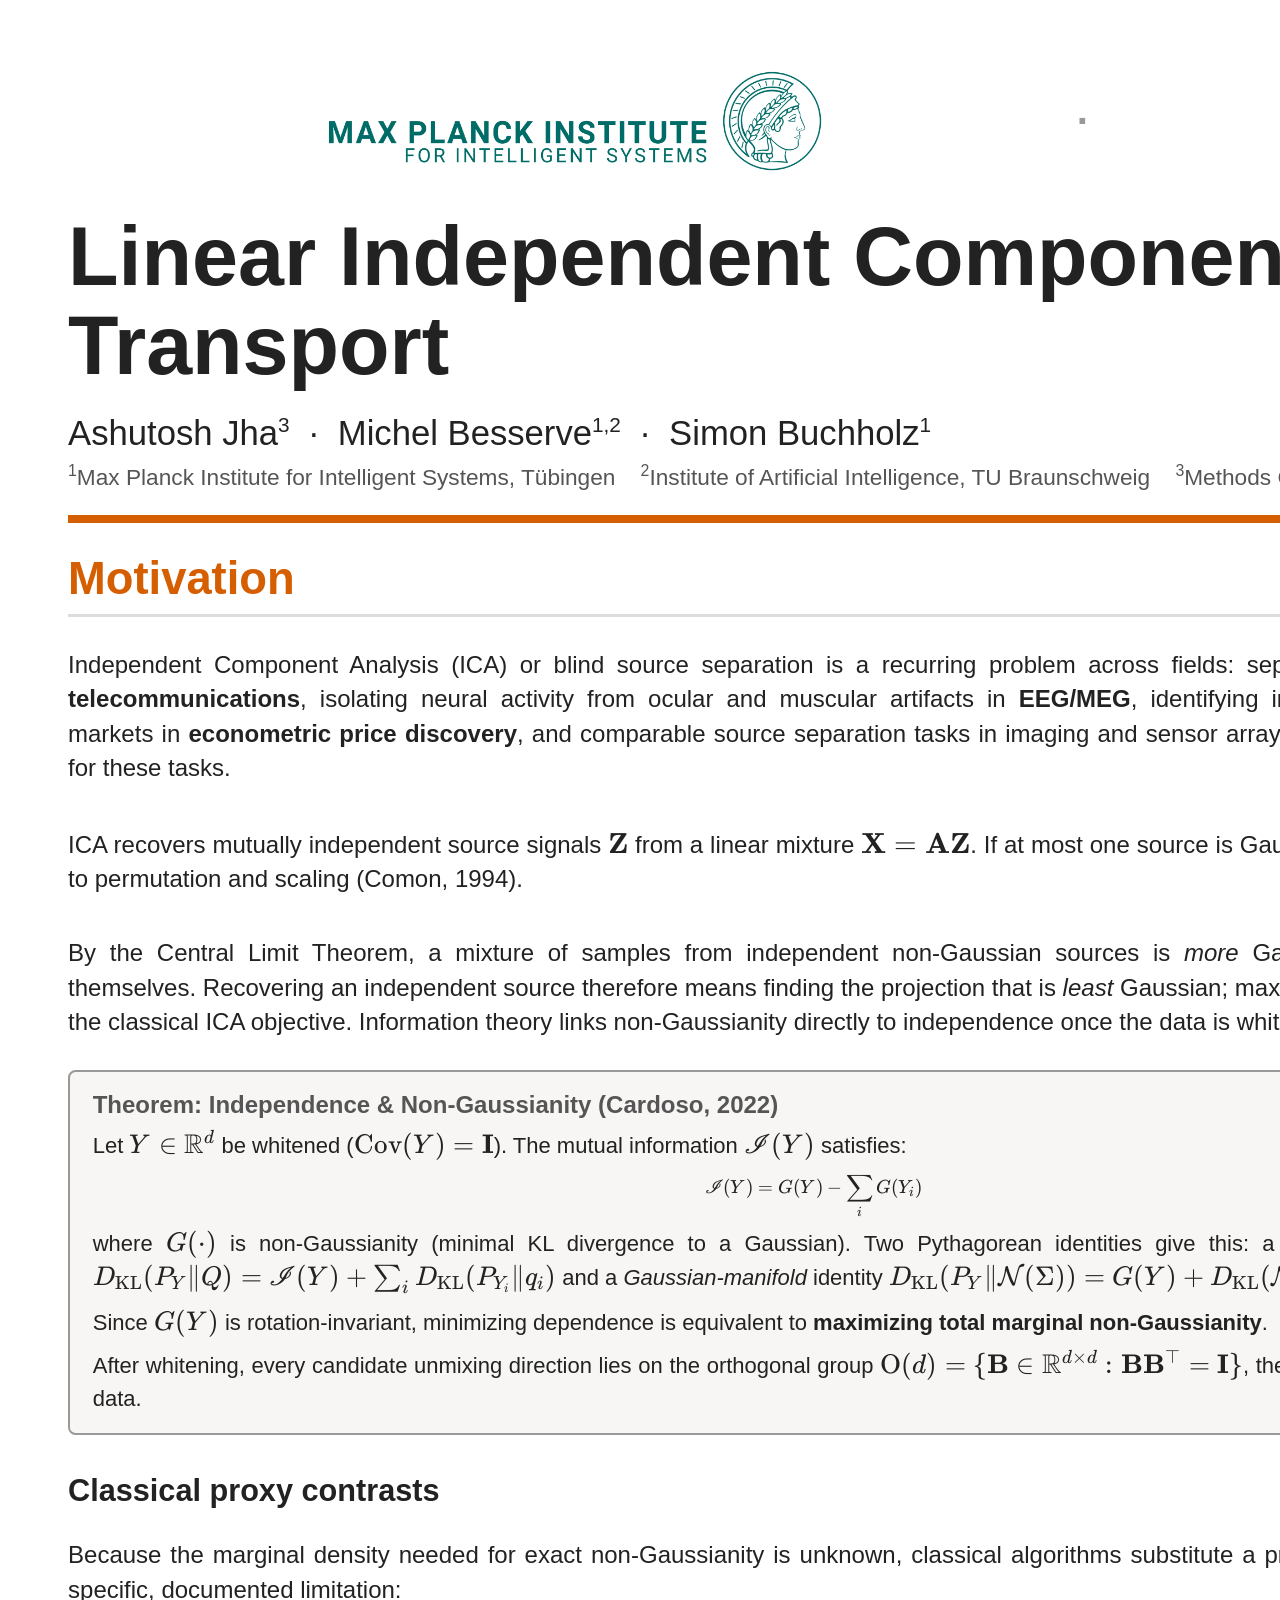
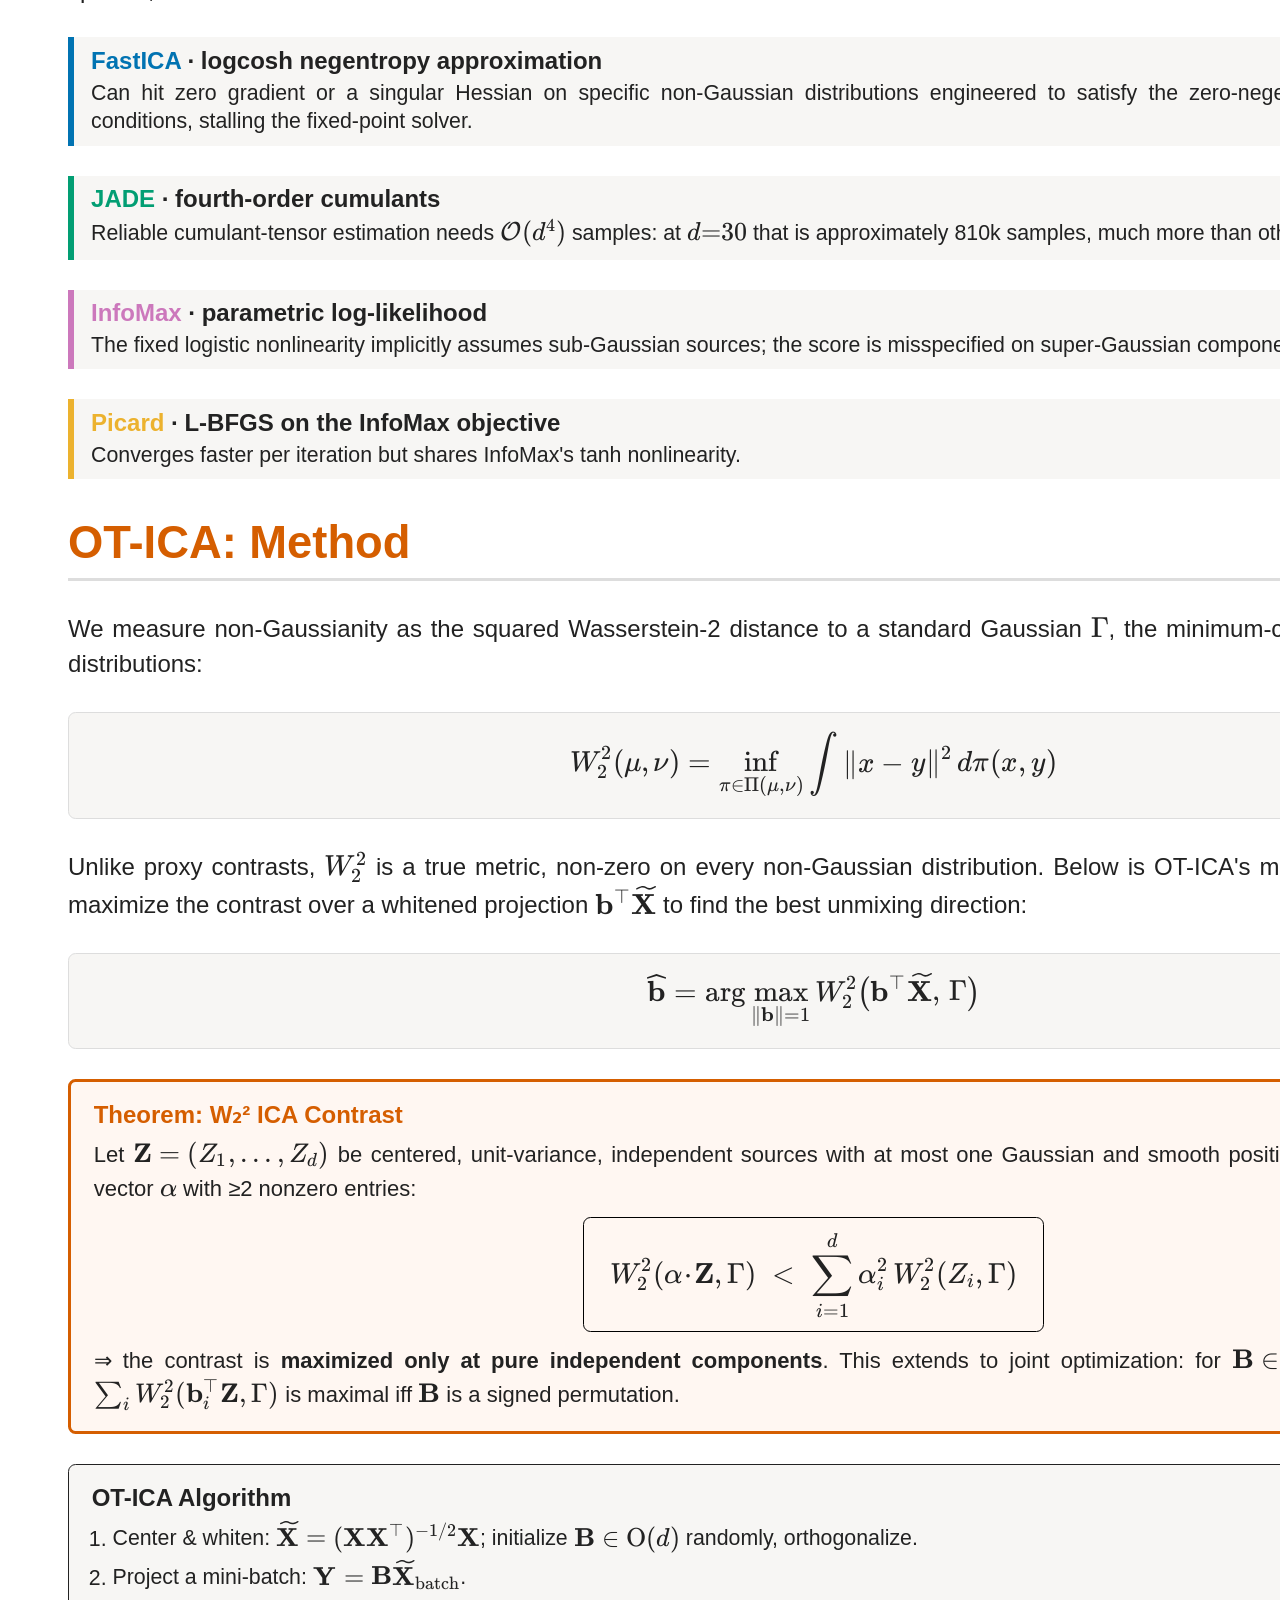
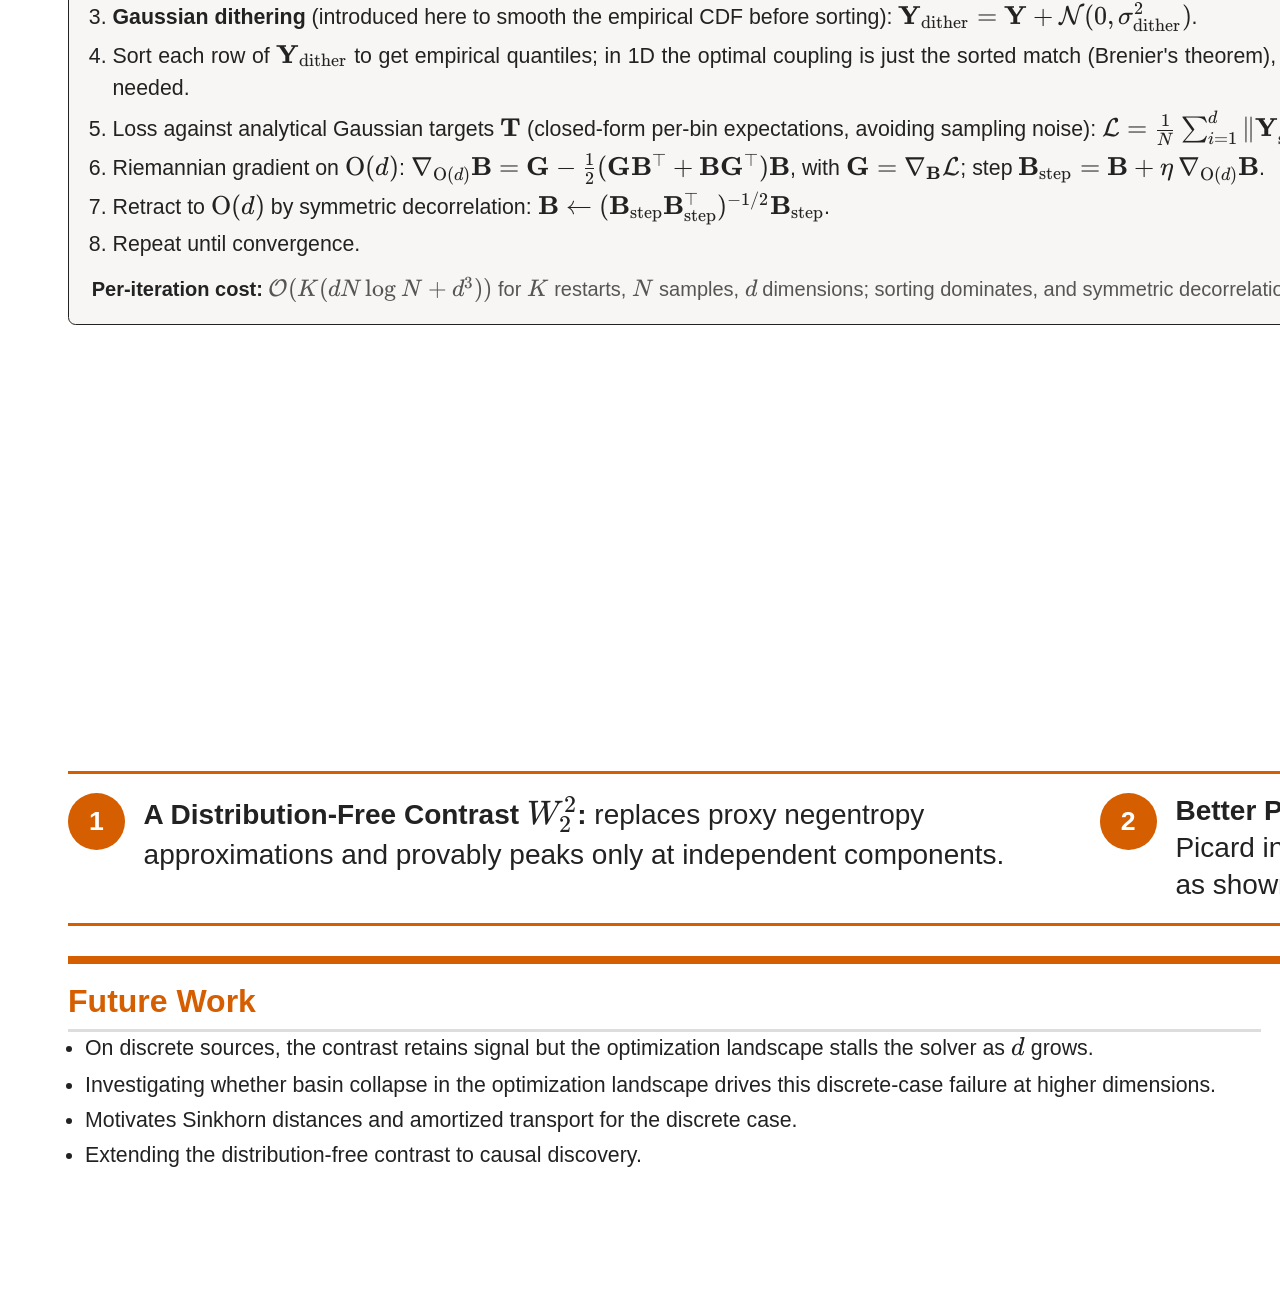
<file: uai_workshop/uai_poster/poster.html>
<!doctype html>
<html lang="en">
<head>
<meta charset="utf-8" />
<title>Linear ICA via Optimal Transport: Poster</title>
<link rel="stylesheet" href="vendor/katex/katex.min.css" />
<link rel="stylesheet" href="poster.css" />
</head>
<body>
<div class="page">

  <div class="logos-row">
    <div class="logo-slot"><img src="MPI-IS-logo_cropped.png" alt="MPI-IS logo" /></div>
    <div class="logo-slot"><img src="TUB_logo.jpg" alt="TU Braunschweig logo" /></div>
    <div class="logo-slot"><img src="UniTue_logo_cropped.png" alt="University of Tübingen logo" /></div>
    <span class="logo-dot" style="left:33.333%;">&middot;</span>
    <span class="logo-dot" style="left:66.667%;">&middot;</span>
  </div>

  <div class="header">
    <div>
      <div class="title">Linear Independent Component Analysis via Optimal Transport</div>
      <div class="authors">Ashutosh&nbsp;Jha<sup>3</sup> &nbsp;&middot;&nbsp; Michel&nbsp;Besserve<sup>1,2</sup> &nbsp;&middot;&nbsp; Simon&nbsp;Buchholz<sup>1</sup></div>
      <div class="affiliations">
        <sup>1</sup>Max Planck Institute for Intelligent Systems, Tübingen &nbsp;&nbsp;
        <sup>2</sup>Institute of Artificial Intelligence, TU Braunschweig &nbsp;&nbsp;
        <sup>3</sup>Methods Center, University of Tübingen
      </div>
    </div>
    <div class="header-right">
      <div class="badge">9th Tractable Probabilistic Modeling Workshop &middot; UAI 2026</div>
      <div class="qr-block">
        <img src="assets/qr_code.png" alt="QR code to code repository" />
        <div class="qr-caption"><span class="label">Code &amp; experiments</span>github.com/ashutoshjha3103/ot_in_linear_ica</div>
      </div>
    </div>
  </div>

  <div class="body body-two-col">

    <!-- ===================== COLUMN 1: MOTIVATION + METHOD ===================== -->
    <div class="col">
      <div class="col-heading">Motivation</div>

      <p class="body-text">
        Independent Component Analysis (ICA) or blind source separation is a recurring problem across
        fields: separating CDMA signals in <b>telecommunications</b>, isolating neural activity from ocular
        and muscular artifacts in <b>EEG/MEG</b>, identifying information shares across markets in
        <b>econometric price discovery</b>, and comparable source separation tasks in imaging and sensor
        arrays. ICA is the classical tool for these tasks.
      </p>
      <p class="body-text">
        ICA recovers mutually independent source signals <span class="mq">\(\mathbf{Z}\)</span> from a linear
        mixture <span class="mq">\(\mathbf{X} = \mathbf{A}\mathbf{Z}\)</span>. If at most one source is Gaussian,
        <span class="mq">\(\mathbf{A}\)</span> is identifiable up to permutation and scaling (Comon, 1994).
      </p>
      <p class="body-text">
        By the Central Limit Theorem, a mixture of samples from independent non-Gaussian sources is <i>more</i>
        Gaussian than the sources themselves. Recovering an independent source therefore means finding the projection that
        is <i>least</i> Gaussian; maximizing non-Gaussianity is the classical ICA objective.
        Information theory links non-Gaussianity directly to independence once the data is whitened:
      </p>

      <div class="theorem-box theorem-box-grey">
        <div class="theorem-title theorem-title-grey">Theorem: Independence &amp; Non-Gaussianity (Cardoso, 2022)</div>
        <p>
          Let <span class="mq">\(Y\in\mathbb{R}^d\)</span> be whitened (<span class="mq">\(\operatorname{Cov}(Y)=\mathbf{I}\)</span>).
          The mutual information <span class="mq">\(\mathscr{I}(Y)\)</span> satisfies:
        </p>
        <div class="mq">\[ \mathscr{I}(Y) = G(Y) - \sum_i G(Y_i) \]</div>
        <p>
          where <span class="mq">\(G(\cdot)\)</span> is non-Gaussianity (minimal KL divergence to a Gaussian).
          Two Pythagorean identities give this: a <i>product-manifold</i> identity
          <span class="mq">\(D_{\mathrm{KL}}(P_Y\|Q)=\mathscr{I}(Y)+\sum_i D_{\mathrm{KL}}(P_{Y_i}\|q_i)\)</span>
          and a <i>Gaussian-manifold</i> identity
          <span class="mq">\(D_{\mathrm{KL}}(P_Y\|\mathcal{N}(\Sigma))=G(Y)+D_{\mathrm{KL}}(\mathcal{N}(\operatorname{Cov}Y)\|\mathcal{N}(\Sigma))\)</span>.
        </p>
        <p>
          Since <span class="mq">\(G(Y)\)</span> is rotation-invariant, minimizing dependence is equivalent to
          <b>maximizing total marginal non-Gaussianity</b>.
        </p>
        <p style="margin-bottom:0;">
          After whitening, every candidate unmixing direction lies on the orthogonal group
          <span class="mq">\(\mathrm{O}(d) = \{\mathbf{B}\in\mathbb{R}^{d\times d} : \mathbf{B}\mathbf{B}^\top = \mathbf{I}\}\)</span>,
          the rotations of the whitened data.
        </p>
      </div>

      <div class="col-subheading">Classical proxy contrasts</div>
      <p class="body-text">
        Because the marginal density needed for exact non-Gaussianity is unknown, classical algorithms
        substitute a proxy contrast, each with a specific, documented limitation:
      </p>

      <div class="proxy-card" style="--card-color: var(--c-fastica);">
        <div class="name"><span class="proxy">FastICA</span> &middot; logcosh negentropy approximation</div>
        <p>Can hit zero gradient or a singular Hessian on specific non-Gaussian distributions engineered to satisfy the zero-negentropy / vanishing-curvature conditions, stalling the fixed-point solver.</p>
      </div>
      <div class="proxy-card" style="--card-color: var(--c-jade);">
        <div class="name"><span class="proxy">JADE</span> &middot; fourth-order cumulants</div>
        <p>Reliable cumulant-tensor estimation needs <span class="mq">\(\mathcal{O}(d^4)\)</span> samples: at <span class="mq">\(d{=}30\)</span> that is approximately 810k samples, much more than other ICA methods.</p>
      </div>
      <div class="proxy-card" style="--card-color: var(--c-infomax);">
        <div class="name"><span class="proxy">InfoMax</span> &middot; parametric log-likelihood</div>
        <p>The fixed logistic nonlinearity implicitly assumes sub-Gaussian sources; the score is misspecified on super-Gaussian components (e.g. Laplace, Student-t).</p>
      </div>
      <div class="proxy-card" style="--card-color: var(--c-picard);">
        <div class="name"><span class="proxy">Picard</span> &middot; L-BFGS on the InfoMax objective</div>
        <p>Converges faster per iteration but shares InfoMax's tanh nonlinearity.</p>
      </div>

      <div class="col-heading" style="margin-top:2mm;">OT-ICA: Method</div>
      <p class="body-text">
        We measure non-Gaussianity as the squared Wasserstein-2 distance to a standard Gaussian
        <span class="mq">\(\Gamma\)</span>, the minimum-cost coupling between two distributions:
      </p>
      <div class="eqn-box">
        <span class="mq">\(\displaystyle W_2^2(\mu,\nu) = \inf_{\pi\in\Pi(\mu,\nu)} \int \|x-y\|^2\, d\pi(x,y)\)</span>
      </div>
      <p class="body-text">
        Unlike proxy contrasts, <span class="mq">\(W_2^2\)</span> is a true metric, non-zero on every
        non-Gaussian distribution. Below is OT-ICA's main optimization objective: maximize the contrast over a
        whitened projection <span class="mq">\(\mathbf{b}^\top\widetilde{\mathbf{X}}\)</span> to find the best
        unmixing direction:
      </p>
      <div class="eqn-box">
        <span class="mq">\(\displaystyle \widehat{\mathbf{b}} = \arg\max_{\|\mathbf{b}\|=1} W_2^2\big(\mathbf{b}^\top\widetilde{\mathbf{X}},\, \Gamma\big)\)</span>
      </div>

      <div class="theorem-box">
        <div class="theorem-title">Theorem: W&#8322;&sup2; ICA Contrast</div>
        <p>
          Let <span class="mq">\(\mathbf{Z}=(Z_1,\dots,Z_d)\)</span> be centered, unit-variance,
          independent sources with at most one Gaussian and smooth positive densities. For any unit vector
          <span class="mq">\(\alpha\)</span> with &ge;2 nonzero entries:
        </p>
        <div class="eqn-box">
          <span class="mq">\(\displaystyle W_2^2(\alpha \!\cdot\! \mathbf{Z}, \Gamma) \;<\; \sum_{i=1}^d \alpha_i^2\, W_2^2(Z_i, \Gamma)\)</span>
        </div>
        <p style="margin-bottom:0;">
          &rArr; the contrast is <b>maximized only at pure independent components</b>. This extends to joint
          optimization: for <span class="mq">\(\mathbf{B}\in \mathrm{O}(d)\)</span>, the total contrast
          <span class="mq">\(\sum_i W_2^2(\mathbf{b}_i^\top\mathbf{Z},\Gamma)\)</span> is maximal iff
          <span class="mq">\(\mathbf{B}\)</span> is a signed permutation.
        </p>
      </div>

      <div class="algo-box">
        <div class="algo-title">OT-ICA Algorithm</div>
        <ol>
          <li>Center &amp; whiten: <span class="mq">\(\widetilde{\mathbf{X}} = (\mathbf{X}\mathbf{X}^\top)^{-1/2}\mathbf{X}\)</span>; initialize <span class="mq">\(\mathbf{B}\in\mathrm{O}(d)\)</span> randomly, orthogonalize.</li>
          <li>Project a mini-batch: <span class="mq">\(\mathbf{Y}=\mathbf{B}\widetilde{\mathbf{X}}_{\text{batch}}\)</span>.</li>
          <li><b>Gaussian dithering</b> (introduced here to smooth the empirical CDF before sorting): <span class="mq">\(\mathbf{Y}_{\text{dither}} = \mathbf{Y} + \mathcal{N}(0,\sigma_{\text{dither}}^2)\)</span>.</li>
          <li>Sort each row of <span class="mq">\(\mathbf{Y}_{\text{dither}}\)</span> to get empirical quantiles; in 1D the optimal coupling is just the sorted match (Brenier's theorem), so no density estimation is needed.</li>
          <li>Loss against analytical Gaussian targets <span class="mq">\(\mathbf{T}\)</span> (closed-form per-bin expectations, avoiding sampling noise): <span class="mq">\(\mathcal{L} = \frac{1}{N}\sum_{i=1}^d \|\mathbf{Y}_{\text{sorted}}^{(i)} - \mathbf{T}\|_2^2\)</span>.</li>
          <li>Riemannian gradient on <span class="mq">\(\mathrm{O}(d)\)</span>: <span class="mq">\(\nabla_{\mathrm{O}(d)}\mathbf{B} = \mathbf{G} - \tfrac{1}{2}(\mathbf{G}\mathbf{B}^\top+\mathbf{B}\mathbf{G}^\top)\mathbf{B}\)</span>, with <span class="mq">\(\mathbf{G}=\nabla_{\mathbf{B}}\mathcal{L}\)</span>; step <span class="mq">\(\mathbf{B}_{\text{step}} = \mathbf{B} + \eta\,\nabla_{\mathrm{O}(d)}\mathbf{B}\)</span>.</li>
          <li>Retract to <span class="mq">\(\mathrm{O}(d)\)</span> by symmetric decorrelation: <span class="mq">\(\mathbf{B} \leftarrow (\mathbf{B}_{\text{step}}\mathbf{B}_{\text{step}}^\top)^{-1/2}\mathbf{B}_{\text{step}}\)</span>.</li>
          <li>Repeat until convergence.</li>
        </ol>
        <div class="tricks">
          <b>Per-iteration cost:</b> <span class="mq">\(\mathcal{O}(K(dN\log N + d^3))\)</span> for
          <span class="mq">\(K\)</span> restarts, <span class="mq">\(N\)</span> samples,
          <span class="mq">\(d\)</span> dimensions; sorting dominates, and symmetric decorrelation costs
          <span class="mq">\(\mathcal{O}(d^3)\)</span>.
        </div>
      </div>
    </div>

    <!-- ===================== COLUMN 2: RESULTS + APPLICATION ===================== -->
    <div class="col">
      <div class="col-heading">Results</div>

      <figure class="figure-medium">
        <img src="assets/general_hybrid_test.svg" alt="Hybrid mixture experiment results" />
        <figcaption>
          Mean Amari error (&darr; better, clipped at 1.5) across five mixture regimes and
          <span class="mq">\(d\in\{10,20,30\}\)</span> (<span class="mq">\(N{=}10{,}000\)</span>, 10 trials, 95% CI).
          <b>OT-ICA attains the lowest errors on every continuous and heterogeneous regime</b>, by
          <b>2&ndash;4&times;</b> on Full Hybrid (Continuous, Discrete sources and one Gaussian) mixtures.
        </figcaption>
      </figure>

      <div class="col-subheading">Discrete Sources: Contrast vs. Optimization</div>
      <figure class="figure-optim">
        <img src="assets/landscape_twodisc.svg" alt="Discrete optimization landscape" />
        <figcaption>
          <span class="mq">\(W_2^2\)</span> vs. logcosh contrast against projection angle for 2D discrete
          mixtures. <span class="mq">\(W_2^2\)</span> <b>peaks sharply at the true source directions in every
          configuration</b>; logcosh is displaced except in the one case on the bottom left. The contrast
          signal is intact: it retains &gt;10&times; the resolution of logcosh on count data
          (e.g. Poisson(&lambda;=3): 0.051 vs. &asymp;0). The <i>Discrete Only</i> failure at higher
          <span class="mq">\(d\)</span> is an <b>optimization-landscape</b> problem: step-function CDFs
          create gradient plateaus that stall the Riemannian solver; it is not a contrast deficiency.
        </figcaption>
      </figure>
      <p class="body-text">
        While <span class="mq">\(W_2^2\)</span> peaks at the correct locations even in this hard discrete
        case, the landscape also shows local maxima away from the peak. In future work, we plan to investigate if this is what
        makes optimization harder in high dimensions, consistent with OT-ICA's weaker performance on high
        dimensional <i>Discrete Only</i> mixtures in the Results above, even though <span class="mq">\(W_2^2\)</span>
        retains a clear contrast signal, unlike the logcosh proxy behind FastICA, which fails to separate
        sources even in this simple two-source case. If so, the discrete-case bottleneck is the optimization
        landscape (local maxima and basin collapse), not the contrast itself.
      </p>

      <div class="col-heading" style="margin-top:2mm;">Application</div>
      <div class="col-subheading">EEG Artifact Removal</div>
      <p class="body-text" style="margin-bottom:0;">
        OT-ICA on five frontal EEG channels (MNE sample dataset). Blink artifacts are impulsive and
        super-Gaussian, letting artifact removal proceed without a density model:
      </p>
      <div class="eeg-app-row">
        <figure class="figure-small">
          <img src="assets/eeg_artifact_removal.svg" alt="EEG artifact removal results" />
        </figure>
        <ul class="eeg-bullets">
          <li><b>(a) Raw:</b> five frontal channels with a large blink artifact around <span class="mq">\(t\approx4\)</span>&ndash;5s.</li>
          <li><b>(b) OT-ICA components:</b> Comp 1 isolates the blink (excess kurtosis <span class="mq">\(\kappa=59.5\)</span>); the remaining four components have near-zero kurtosis (mean <span class="mq">\(\kappa\approx-0.0\)</span>).</li>
          <li><b>(c) Cleaned:</b> signal after zeroing Comp 1 and inverting the unmixing matrix, giving a 92% Root Mean Square (RMS) reduction in the &plusmn;250ms blink window, leaving the signal suitable for further analysis.</li>
        </ul>
      </div>
    </div>

  </div>

  <!-- ===================== TAKEAWAYS ===================== -->
  <div class="takeaways">
    <div class="takeaway">
      <div class="takeaway-num">1</div>
      <div class="takeaway-text"><span class="lead">A Distribution-Free Contrast <span class="mq">\(W_2^2\)</span>:</span> replaces proxy negentropy approximations and provably peaks only at independent components.</div>
    </div>
    <div class="takeaway">
      <div class="takeaway-num">2</div>
      <div class="takeaway-text"><span class="lead">Better Performance:</span> OT-ICA beats FastICA, JADE, InfoMax, and Picard in high dimensions and on more varied, heterogeneous mixtures, as shown in the main results figure, by 2&ndash;4&times; on the hardest cases.</div>
    </div>
    <div class="takeaway">
      <div class="takeaway-num">3</div>
      <div class="takeaway-text"><span class="lead">Works on Real Data:</span> validated on EEG artifact removal without imposing a distributional model.</div>
    </div>
  </div>

  <!-- ===================== FOOTER ===================== -->
  <div class="footer">
    <div>
      <div class="col-heading">Future Work</div>
      <ul>
        <li>On discrete sources, the contrast retains signal but the optimization landscape stalls the solver as <span class="mq">\(d\)</span> grows.</li>
        <li>Investigating whether basin collapse in the optimization landscape drives this discrete-case failure at higher dimensions.</li>
        <li>Motivates Sinkhorn distances and amortized transport for the discrete case.</li>
        <li>Extending the distribution-free contrast to causal discovery.</li>
      </ul>
    </div>
    <div>
      <div class="col-heading">References</div>
      <div class="refs">
        <ol>
          <li>Comon. Independent component analysis, a new concept? <i>Signal Processing</i>, 1994.</li>
          <li>Hyvärinen &amp; Oja. Independent Component Analysis. <i>Wiley</i>, 2001.</li>
          <li>Cardoso &amp; Souloumiac. Blind beamforming for non-Gaussian signals (JADE). <i>IEE Proc. F</i>, 1993.</li>
          <li>Bell &amp; Sejnowski. An information-maximization approach to blind separation (InfoMax). <i>Neural Comp.</i>, 1995.</li>
          <li>Ablin, Cardoso &amp; Gramfort. Faster ICA under orthogonal constraint (Picard). <i>ICASSP</i>, 2018.</li>
          <li>Cardoso. Information geometry of ICA. 2022.</li>
          <li>Johnson &amp; Samworth. Central limit theorem and convolution for the Wasserstein metric. 2005.</li>
        </ol>
      </div>
    </div>
    <div class="contact">
      <div class="col-heading">Contact</div>
      <p><span class="label">Ashutosh Jha</span><br/>Methods Center, University of Tübingen<br/>ashutoshjha3103@gmail.com</p>
    </div>
  </div>

</div>

<script src="vendor/katex/katex.min.js"></script>
<script src="vendor/katex/contrib/auto-render.min.js"></script>
<script>
  renderMathInElement(document.body, {
    delimiters: [
      {left: "\\(", right: "\\)", display: false},
      {left: "\\[", right: "\\]", display: true}
    ],
    throwOnError: false
  });
</script>
</body>
</html>
</file>
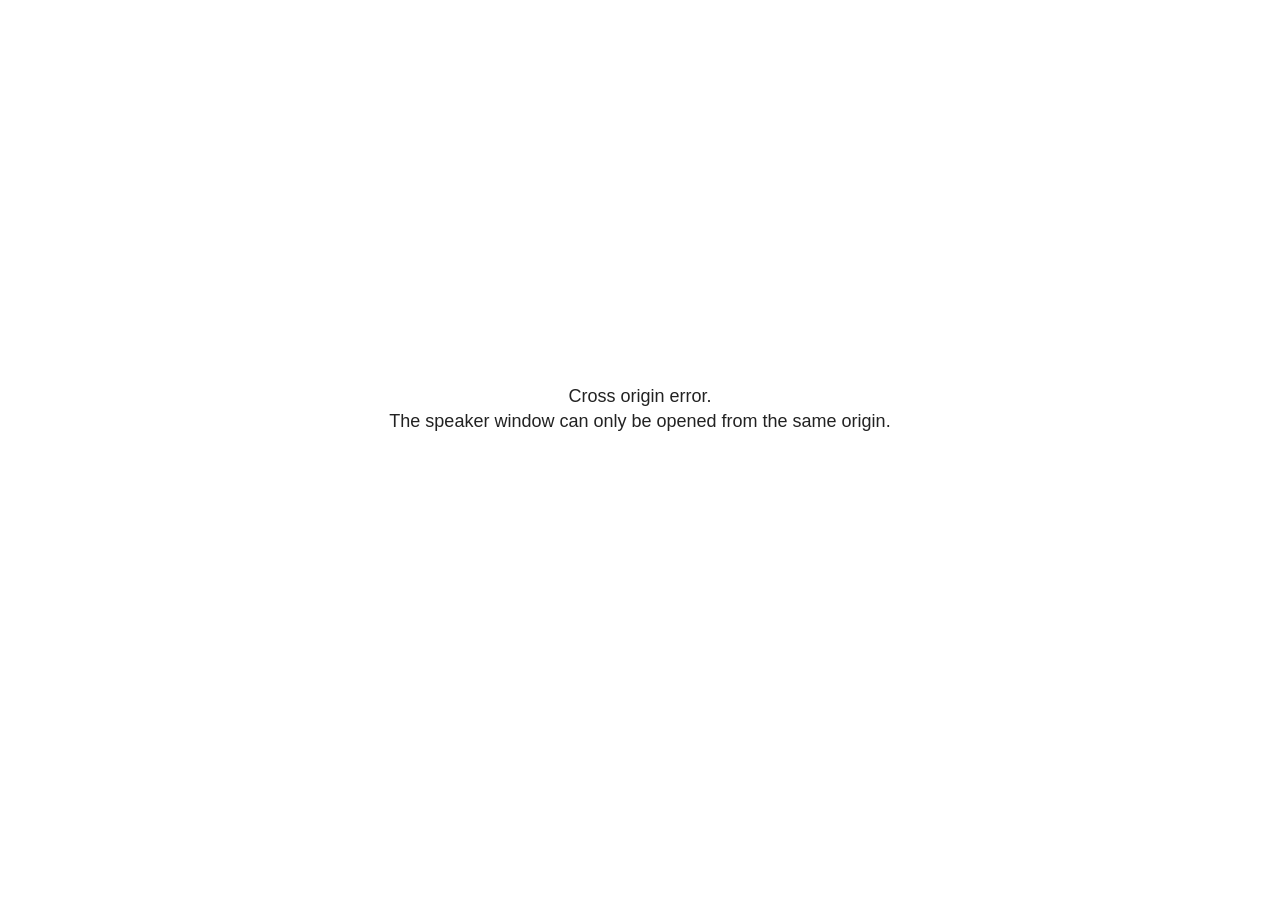
<file: short_ppt/reveal.js/plugin/notes/speaker-view.html>
<!--
	NOTE: You need to build the notes plugin after making changes to this file.
-->
<html lang="en">
	<head>
		<meta charset="utf-8">

		<title>reveal.js - Speaker View</title>

		<style>
			body {
				font-family: Helvetica;
				font-size: 18px;
			}

			#current-slide,
			#upcoming-slide,
			#speaker-controls {
				padding: 6px;
				box-sizing: border-box;
				-moz-box-sizing: border-box;
			}

			#current-slide iframe,
			#upcoming-slide iframe {
				width: 100%;
				height: 100%;
				border: 1px solid #ddd;
			}

			#current-slide .label,
			#upcoming-slide .label {
				position: absolute;
				top: 10px;
				left: 10px;
				z-index: 2;
			}

			#connection-status {
				position: absolute;
				top: 0;
				left: 0;
				width: 100%;
				height: 100%;
				z-index: 20;
				padding: 30% 20% 20% 20%;
				font-size: 18px;
				color: #222;
				background: #fff;
				text-align: center;
				box-sizing: border-box;
				line-height: 1.4;
			}

			.overlay-element {
				height: 34px;
				line-height: 34px;
				padding: 0 10px;
				text-shadow: none;
				background: rgba( 220, 220, 220, 0.8 );
				color: #222;
				font-size: 14px;
			}

			.overlay-element.interactive:hover {
				background: rgba( 220, 220, 220, 1 );
			}

			#current-slide {
				position: absolute;
				width: 60%;
				height: 100%;
				top: 0;
				left: 0;
				padding-right: 0;
			}

			#upcoming-slide {
				position: absolute;
				width: 40%;
				height: 40%;
				right: 0;
				top: 0;
			}

			/* Speaker controls */
			#speaker-controls {
				position: absolute;
				top: 40%;
				right: 0;
				width: 40%;
				height: 60%;
				overflow: auto;
				font-size: 18px;
			}

				.speaker-controls-time.hidden,
				.speaker-controls-notes.hidden {
					display: none;
				}

				.speaker-controls-time .label,
				.speaker-controls-pace .label,
				.speaker-controls-notes .label {
					text-transform: uppercase;
					font-weight: normal;
					font-size: 0.66em;
					color: #666;
					margin: 0;
				}

				.speaker-controls-time, .speaker-controls-pace {
					border-bottom: 1px solid rgba( 200, 200, 200, 0.5 );
					margin-bottom: 10px;
					padding: 10px 16px;
					padding-bottom: 20px;
					cursor: pointer;
				}

				.speaker-controls-time .reset-button {
					opacity: 0;
					float: right;
					color: #666;
					text-decoration: none;
				}
				.speaker-controls-time:hover .reset-button {
					opacity: 1;
				}

				.speaker-controls-time .timer,
				.speaker-controls-time .clock {
					width: 50%;
				}

				.speaker-controls-time .timer,
				.speaker-controls-time .clock,
				.speaker-controls-time .pacing .hours-value,
				.speaker-controls-time .pacing .minutes-value,
				.speaker-controls-time .pacing .seconds-value {
					font-size: 1.9em;
				}

				.speaker-controls-time .timer {
					float: left;
				}

				.speaker-controls-time .clock {
					float: right;
					text-align: right;
				}

				.speaker-controls-time span.mute {
					opacity: 0.3;
				}

				.speaker-controls-time .pacing-title {
					margin-top: 5px;
				}

				.speaker-controls-time .pacing.ahead {
					color: blue;
				}

				.speaker-controls-time .pacing.on-track {
					color: green;
				}

				.speaker-controls-time .pacing.behind {
					color: red;
				}

				.speaker-controls-notes {
					padding: 10px 16px;
				}

				.speaker-controls-notes .value {
					margin-top: 5px;
					line-height: 1.4;
					font-size: 1.2em;
				}

			/* Layout selector */
			#speaker-layout {
				position: absolute;
				top: 10px;
				right: 10px;
				color: #222;
				z-index: 10;
			}
				#speaker-layout select {
					position: absolute;
					width: 100%;
					height: 100%;
					top: 0;
					left: 0;
					border: 0;
					box-shadow: 0;
					cursor: pointer;
					opacity: 0;

					font-size: 1em;
					background-color: transparent;

					-moz-appearance: none;
					-webkit-appearance: none;
					-webkit-tap-highlight-color: rgba(0, 0, 0, 0);
				}

				#speaker-layout select:focus {
					outline: none;
					box-shadow: none;
				}

			.clear {
				clear: both;
			}

			/* Speaker layout: Wide */
			body[data-speaker-layout="wide"] #current-slide,
			body[data-speaker-layout="wide"] #upcoming-slide {
				width: 50%;
				height: 45%;
				padding: 6px;
			}

			body[data-speaker-layout="wide"] #current-slide {
				top: 0;
				left: 0;
			}

			body[data-speaker-layout="wide"] #upcoming-slide {
				top: 0;
				left: 50%;
			}

			body[data-speaker-layout="wide"] #speaker-controls {
				top: 45%;
				left: 0;
				width: 100%;
				height: 50%;
				font-size: 1.25em;
			}

			/* Speaker layout: Tall */
			body[data-speaker-layout="tall"] #current-slide,
			body[data-speaker-layout="tall"] #upcoming-slide {
				width: 45%;
				height: 50%;
				padding: 6px;
			}

			body[data-speaker-layout="tall"] #current-slide {
				top: 0;
				left: 0;
			}

			body[data-speaker-layout="tall"] #upcoming-slide {
				top: 50%;
				left: 0;
			}

			body[data-speaker-layout="tall"] #speaker-controls {
				padding-top: 40px;
				top: 0;
				left: 45%;
				width: 55%;
				height: 100%;
				font-size: 1.25em;
			}

			/* Speaker layout: Notes only */
			body[data-speaker-layout="notes-only"] #current-slide,
			body[data-speaker-layout="notes-only"] #upcoming-slide {
				display: none;
			}

			body[data-speaker-layout="notes-only"] #speaker-controls {
				padding-top: 40px;
				top: 0;
				left: 0;
				width: 100%;
				height: 100%;
				font-size: 1.25em;
			}

			@media screen and (max-width: 1080px) {
				body[data-speaker-layout="default"] #speaker-controls {
					font-size: 16px;
				}
			}

			@media screen and (max-width: 900px) {
				body[data-speaker-layout="default"] #speaker-controls {
					font-size: 14px;
				}
			}

			@media screen and (max-width: 800px) {
				body[data-speaker-layout="default"] #speaker-controls {
					font-size: 12px;
				}
			}

		</style>
	</head>

	<body>

		<div id="connection-status">Loading speaker view...</div>

		<div id="current-slide"></div>
		<div id="upcoming-slide"><span class="overlay-element label">Upcoming</span></div>
		<div id="speaker-controls">
			<div class="speaker-controls-time">
				<h4 class="label">Time <span class="reset-button">Click to Reset</span></h4>
				<div class="clock">
					<span class="clock-value">0:00 AM</span>
				</div>
				<div class="timer">
					<span class="hours-value">00</span><span class="minutes-value">:00</span><span class="seconds-value">:00</span>
				</div>
				<div class="clear"></div>

				<h4 class="label pacing-title" style="display: none">Pacing – Time to finish current slide</h4>
				<div class="pacing" style="display: none">
					<span class="hours-value">00</span><span class="minutes-value">:00</span><span class="seconds-value">:00</span>
				</div>
			</div>

			<div class="speaker-controls-notes hidden">
				<h4 class="label">Notes</h4>
				<div class="value"></div>
			</div>
		</div>
		<div id="speaker-layout" class="overlay-element interactive">
			<span class="speaker-layout-label"></span>
			<select class="speaker-layout-dropdown"></select>
		</div>

		<script>

			(function() {

				var notes,
					notesValue,
					currentState,
					currentSlide,
					upcomingSlide,
					layoutLabel,
					layoutDropdown,
					pendingCalls = {},
					lastRevealApiCallId = 0,
					connected = false

				var connectionStatus = document.querySelector( '#connection-status' );

				var SPEAKER_LAYOUTS = {
					'default': 'Default',
					'wide': 'Wide',
					'tall': 'Tall',
					'notes-only': 'Notes only'
				};

				setupLayout();

				let openerOrigin;

				try {
					openerOrigin = window.opener.location.origin;
				}
				catch ( error ) { console.warn( error ) }

				// In order to prevent XSS, the speaker view will only run if its
				// opener has the same origin as itself
				if( window.location.origin !== openerOrigin ) {
					connectionStatus.innerHTML = 'Cross origin error.<br>The speaker window can only be opened from the same origin.';
					return;
				}

				var connectionTimeout = setTimeout( function() {
					connectionStatus.innerHTML = 'Error connecting to main window.<br>Please try closing and reopening the speaker view.';
				}, 5000 );

				window.addEventListener( 'message', function( event ) {

					// Validate the origin of all messages to avoid parsing messages
					// that aren't meant for us. Ignore when running off file:// so
					// that the speaker view continues to work without a web server.
					if( window.location.origin !== event.origin && window.location.origin !== 'file://' ) {
						return
					}

					clearTimeout( connectionTimeout );
					connectionStatus.style.display = 'none';

					var data = JSON.parse( event.data );

					// The overview mode is only useful to the reveal.js instance
					// where navigation occurs so we don't sync it
					if( data.state ) delete data.state.overview;

					// Messages sent by the notes plugin inside of the main window
					if( data && data.namespace === 'reveal-notes' ) {
						if( data.type === 'connect' ) {
							handleConnectMessage( data );
						}
						else if( data.type === 'state' ) {
							handleStateMessage( data );
						}
						else if( data.type === 'return' ) {
							pendingCalls[data.callId](data.result);
							delete pendingCalls[data.callId];
						}
					}
					// Messages sent by the reveal.js inside of the current slide preview
					else if( data && data.namespace === 'reveal' ) {
						const supportedEvents = [
							'slidechanged',
							'fragmentshown',
							'fragmenthidden',
							'paused',
							'resumed',
							'previewiframe',
							'previewimage',
							'previewvideo',
							'closeoverlay'
						];

						if( /ready/.test( data.eventName ) ) {
							// Send a message back to notify that the handshake is complete
							window.opener.postMessage( JSON.stringify({ namespace: 'reveal-notes', type: 'connected'} ), '*' );
						}
						else if( supportedEvents.includes( data.eventName ) && currentState !== JSON.stringify( data.state ) ) {
							dispatchStateToMainWindow( data.state );
						}
					}

				} );

				/**
				 * Updates the presentation in the main window to match the state
				 * of the presentation in the notes window.
				 */
				const dispatchStateToMainWindow = debounce(( state ) => {
					window.opener.postMessage( JSON.stringify({ method: 'setState', args: [ state ]} ), '*' );
				}, 500);

				/**
				 * Asynchronously calls the Reveal.js API of the main frame.
				 */
				function callRevealApi( methodName, methodArguments, callback ) {

					var callId = ++lastRevealApiCallId;
					pendingCalls[callId] = callback;
					window.opener.postMessage( JSON.stringify( {
						namespace: 'reveal-notes',
						type: 'call',
						callId: callId,
						methodName: methodName,
						arguments: methodArguments
					} ), '*' );

				}

				/**
				 * Called when the main window is trying to establish a
				 * connection.
				 */
				function handleConnectMessage( data ) {

					if( connected === false ) {
						connected = true;

						setupIframes( data );
						setupKeyboard();
						setupNotes();
						setupTimer();
						setupHeartbeat();
					}

				}

				/**
				 * Called when the main window sends an updated state.
				 */
				function handleStateMessage( data ) {

					// Store the most recently set state to avoid circular loops
					// applying the same state
					currentState = JSON.stringify( data.state );

					// No need for updating the notes in case of fragment changes
					if ( data.notes ) {
						notes.classList.remove( 'hidden' );
						notesValue.style.whiteSpace = data.whitespace;
						if( data.markdown ) {
							notesValue.innerHTML = marked( data.notes );
						}
						else {
							notesValue.innerHTML = data.notes;
						}
					}
					else {
						notes.classList.add( 'hidden' );
					}

					// Don't show lightboxes in the upcoming slide
					const { previewVideo, previewImage, previewIframe, ...upcomingState } = data.state;

					// Update the note slides
					currentSlide.contentWindow.postMessage( JSON.stringify({ method: 'setState', args: [ data.state ] }), '*' );
					upcomingSlide.contentWindow.postMessage( JSON.stringify({ method: 'setState', args: [ upcomingState ] }), '*' );
					upcomingSlide.contentWindow.postMessage( JSON.stringify({ method: 'next' }), '*' );

				}

				// Limit to max one state update per X ms
				handleStateMessage = debounce( handleStateMessage, 200 );

				/**
				 * Forward keyboard events to the current slide window.
				 * This enables keyboard events to work even if focus
				 * isn't set on the current slide iframe.
				 *
				 * Block F5 default handling, it reloads and disconnects
				 * the speaker notes window.
				 */
				function setupKeyboard() {

					document.addEventListener( 'keydown', function( event ) {
						if( event.keyCode === 116 || ( event.metaKey && event.keyCode === 82 ) ) {
							event.preventDefault();
							return false;
						}
						currentSlide.contentWindow.postMessage( JSON.stringify({ method: 'triggerKey', args: [ event.keyCode ] }), '*' );
					} );

				}

				/**
				 * Creates the preview iframes.
				 */
				function setupIframes( data ) {

					var params = [
						'receiver',
						'progress=false',
						'history=false',
						'transition=none',
						'autoSlide=0',
						'backgroundTransition=none'
					].join( '&' );

					var urlSeparator = /\?/.test(data.url) ? '&' : '?';
					var hash = '#/' + data.state.indexh + '/' + data.state.indexv;
					var currentURL = data.url + urlSeparator + params + '&scrollActivationWidth=false&postMessageEvents=true' + hash;
					var upcomingURL = data.url + urlSeparator + params + '&scrollActivationWidth=false&controls=false' + hash;

					currentSlide = document.createElement( 'iframe' );
					currentSlide.setAttribute( 'width', 1280 );
					currentSlide.setAttribute( 'height', 1024 );
					currentSlide.setAttribute( 'src', currentURL );
					document.querySelector( '#current-slide' ).appendChild( currentSlide );

					upcomingSlide = document.createElement( 'iframe' );
					upcomingSlide.setAttribute( 'width', 640 );
					upcomingSlide.setAttribute( 'height', 512 );
					upcomingSlide.setAttribute( 'src', upcomingURL );
					document.querySelector( '#upcoming-slide' ).appendChild( upcomingSlide );

				}

				/**
				 * Setup the notes UI.
				 */
				function setupNotes() {

					notes = document.querySelector( '.speaker-controls-notes' );
					notesValue = document.querySelector( '.speaker-controls-notes .value' );

				}

				/**
				 * We send out a heartbeat at all times to ensure we can
				 * reconnect with the main presentation window after reloads.
				 */
				function setupHeartbeat() {

					setInterval( () => {
						window.opener.postMessage( JSON.stringify({ namespace: 'reveal-notes', type: 'heartbeat'} ), '*' );
					}, 1000 );

				}

				function getTimings( callback ) {

					callRevealApi( 'getSlidesAttributes', [], function ( slideAttributes ) {
						callRevealApi( 'getConfig', [], function ( config ) {
							var totalTime = config.totalTime;
							var minTimePerSlide = config.minimumTimePerSlide || 0;
							var defaultTiming = config.defaultTiming;
							if ((defaultTiming == null) && (totalTime == null)) {
								callback(null);
								return;
							}
							// Setting totalTime overrides defaultTiming
							if (totalTime) {
								defaultTiming = 0;
							}
							var timings = [];
							for ( var i in slideAttributes ) {
								var slide = slideAttributes[ i ];
								var timing = defaultTiming;
								if( slide.hasOwnProperty( 'data-timing' )) {
									var t = slide[ 'data-timing' ];
									timing = parseInt(t);
									if( isNaN(timing) ) {
										console.warn("Could not parse timing '" + t + "' of slide " + i + "; using default of " + defaultTiming);
										timing = defaultTiming;
									}
								}
								timings.push(timing);
							}
							if ( totalTime ) {
								// After we've allocated time to individual slides, we summarize it and
								// subtract it from the total time
								var remainingTime = totalTime - timings.reduce( function(a, b) { return a + b; }, 0 );
								// The remaining time is divided by the number of slides that have 0 seconds
								// allocated at the moment, giving the average time-per-slide on the remaining slides
								var remainingSlides = (timings.filter( function(x) { return x == 0 }) ).length
								var timePerSlide = Math.round( remainingTime / remainingSlides, 0 )
								// And now we replace every zero-value timing with that average
								timings = timings.map( function(x) { return (x==0 ? timePerSlide : x) } );
							}
							var slidesUnderMinimum = timings.filter( function(x) { return (x < minTimePerSlide) } ).length
							if ( slidesUnderMinimum ) {
								message = "The pacing time for " + slidesUnderMinimum + " slide(s) is under the configured minimum of " + minTimePerSlide + " seconds. Check the data-timing attribute on individual slides, or consider increasing the totalTime or minimumTimePerSlide configuration options (or removing some slides).";
								alert(message);
							}
							callback( timings );
						} );
					} );

				}

				/**
				 * Return the number of seconds allocated for presenting
				 * all slides up to and including this one.
				 */
				function getTimeAllocated( timings, callback ) {

					callRevealApi( 'getSlidePastCount', [], function ( currentSlide ) {
						var allocated = 0;
						for (var i in timings.slice(0, currentSlide + 1)) {
							allocated += timings[i];
						}
						callback( allocated );
					} );

				}

				/**
				 * Create the timer and clock and start updating them
				 * at an interval.
				 */
				function setupTimer() {

					var start = new Date(),
					timeEl = document.querySelector( '.speaker-controls-time' ),
					clockEl = timeEl.querySelector( '.clock-value' ),
					hoursEl = timeEl.querySelector( '.hours-value' ),
					minutesEl = timeEl.querySelector( '.minutes-value' ),
					secondsEl = timeEl.querySelector( '.seconds-value' ),
					pacingTitleEl = timeEl.querySelector( '.pacing-title' ),
					pacingEl = timeEl.querySelector( '.pacing' ),
					pacingHoursEl = pacingEl.querySelector( '.hours-value' ),
					pacingMinutesEl = pacingEl.querySelector( '.minutes-value' ),
					pacingSecondsEl = pacingEl.querySelector( '.seconds-value' );

					var timings = null;
					getTimings( function ( _timings ) {

						timings = _timings;
						if (_timings !== null) {
							pacingTitleEl.style.removeProperty('display');
							pacingEl.style.removeProperty('display');
						}

						// Update once directly
						_updateTimer();

						// Then update every second
						setInterval( _updateTimer, 1000 );

					} );


					function _resetTimer() {

						if (timings == null) {
							start = new Date();
							_updateTimer();
						}
						else {
							// Reset timer to beginning of current slide
							getTimeAllocated( timings, function ( slideEndTimingSeconds ) {
								var slideEndTiming = slideEndTimingSeconds * 1000;
								callRevealApi( 'getSlidePastCount', [], function ( currentSlide ) {
									var currentSlideTiming = timings[currentSlide] * 1000;
									var previousSlidesTiming = slideEndTiming - currentSlideTiming;
									var now = new Date();
									start = new Date(now.getTime() - previousSlidesTiming);
									_updateTimer();
								} );
							} );
						}

					}

					timeEl.addEventListener( 'click', function() {
						_resetTimer();
						return false;
					} );

					function _displayTime( hrEl, minEl, secEl, time) {

						var sign = Math.sign(time) == -1 ? "-" : "";
						time = Math.abs(Math.round(time / 1000));
						var seconds = time % 60;
						var minutes = Math.floor( time / 60 ) % 60 ;
						var hours = Math.floor( time / ( 60 * 60 )) ;
						hrEl.innerHTML = sign + zeroPadInteger( hours );
						if (hours == 0) {
							hrEl.classList.add( 'mute' );
						}
						else {
							hrEl.classList.remove( 'mute' );
						}
						minEl.innerHTML = ':' + zeroPadInteger( minutes );
						if (hours == 0 && minutes == 0) {
							minEl.classList.add( 'mute' );
						}
						else {
							minEl.classList.remove( 'mute' );
						}
						secEl.innerHTML = ':' + zeroPadInteger( seconds );
					}

					function _updateTimer() {

						var diff, hours, minutes, seconds,
						now = new Date();

						diff = now.getTime() - start.getTime();

						clockEl.innerHTML = now.toLocaleTimeString( 'en-US', { hour12: true, hour: '2-digit', minute:'2-digit' } );
						_displayTime( hoursEl, minutesEl, secondsEl, diff );
						if (timings !== null) {
							_updatePacing(diff);
						}

					}

					function _updatePacing(diff) {

						getTimeAllocated( timings, function ( slideEndTimingSeconds ) {
							var slideEndTiming = slideEndTimingSeconds * 1000;

							callRevealApi( 'getSlidePastCount', [], function ( currentSlide ) {
								var currentSlideTiming = timings[currentSlide] * 1000;
								var timeLeftCurrentSlide = slideEndTiming - diff;
								if (timeLeftCurrentSlide < 0) {
									pacingEl.className = 'pacing behind';
								}
								else if (timeLeftCurrentSlide < currentSlideTiming) {
									pacingEl.className = 'pacing on-track';
								}
								else {
									pacingEl.className = 'pacing ahead';
								}
								_displayTime( pacingHoursEl, pacingMinutesEl, pacingSecondsEl, timeLeftCurrentSlide );
							} );
						} );
					}

				}

				/**
				 * Sets up the speaker view layout and layout selector.
				 */
				function setupLayout() {

					layoutDropdown = document.querySelector( '.speaker-layout-dropdown' );
					layoutLabel = document.querySelector( '.speaker-layout-label' );

					// Render the list of available layouts
					for( var id in SPEAKER_LAYOUTS ) {
						var option = document.createElement( 'option' );
						option.setAttribute( 'value', id );
						option.textContent = SPEAKER_LAYOUTS[ id ];
						layoutDropdown.appendChild( option );
					}

					// Monitor the dropdown for changes
					layoutDropdown.addEventListener( 'change', function( event ) {

						setLayout( layoutDropdown.value );

					}, false );

					// Restore any currently persisted layout
					setLayout( getLayout() );

				}

				/**
				 * Sets a new speaker view layout. The layout is persisted
				 * in local storage.
				 */
				function setLayout( value ) {

					var title = SPEAKER_LAYOUTS[ value ];

					layoutLabel.innerHTML = 'Layout' + ( title ? ( ': ' + title ) : '' );
					layoutDropdown.value = value;

					document.body.setAttribute( 'data-speaker-layout', value );

					// Persist locally
					if( supportsLocalStorage() ) {
						window.localStorage.setItem( 'reveal-speaker-layout', value );
					}

				}

				/**
				 * Returns the ID of the most recently set speaker layout
				 * or our default layout if none has been set.
				 */
				function getLayout() {

					if( supportsLocalStorage() ) {
						var layout = window.localStorage.getItem( 'reveal-speaker-layout' );
						if( layout ) {
							return layout;
						}
					}

					// Default to the first record in the layouts hash
					for( var id in SPEAKER_LAYOUTS ) {
						return id;
					}

				}

				function supportsLocalStorage() {

					try {
						localStorage.setItem('test', 'test');
						localStorage.removeItem('test');
						return true;
					}
					catch( e ) {
						return false;
					}

				}

				function zeroPadInteger( num ) {

					var str = '00' + parseInt( num );
					return str.substring( str.length - 2 );

				}

				/**
				 * Limits the frequency at which a function can be called.
				 */
				function debounce( fn, ms ) {

					var lastTime = 0,
						timeout;

					return function() {

						var args = arguments;
						var context = this;

						clearTimeout( timeout );

						var timeSinceLastCall = Date.now() - lastTime;
						if( timeSinceLastCall > ms ) {
							fn.apply( context, args );
							lastTime = Date.now();
						}
						else {
							timeout = setTimeout( function() {
								fn.apply( context, args );
								lastTime = Date.now();
							}, ms - timeSinceLastCall );
						}

					}

				}

			})();

		</script>
	</body>
</html>
</file>
<file: uai_workshop/uai_poster/poster.css>
/* Palette matches short_ppt/css/style.css and exp/tpm2026_figures.py for
   visual consistency across paper, talk deck, and poster. */
:root {
  --c-otica: #D55E00;
  --c-fastica: #0173B2;
  --c-jade: #029E73;
  --c-infomax: #CC78BC;
  --c-picard: #ECB22E;
  --ink: #222222;
  --sub: #555555;
  --bg: #ffffff;
  --panel: #f7f6f4;
  --rule: #dddddd;
}

* { box-sizing: border-box; }

html, body {
  margin: 0;
  padding: 0;
  background: var(--bg);
  color: var(--ink);
  font-family: "Source Sans Pro", Helvetica, Arial, sans-serif;
}

@page {
  size: 841mm 1189mm;
  margin: 0;
}

.page {
  width: 841mm;
  height: 1189mm;
  padding: 16mm 18mm;
  display: grid;
  grid-template-rows: auto auto 1fr auto auto;
  row-gap: 8mm;
  overflow: hidden;
}

/* ---------- Header ---------- */

.logos-row {
  position: relative;
  display: grid;
  grid-template-columns: repeat(3, 1fr);
  align-items: center;
  height: 32mm;
}
.logo-slot { display: flex; justify-content: center; align-items: center; height: 100%; }
.logos-row img { height: 27mm; width: auto; object-fit: contain; }
.logo-dot {
  position: absolute;
  top: 50%;
  transform: translate(-50%, -50%);
  color: #999999;
  font-size: 30pt;
  font-weight: 700;
}

.header {
  display: grid;
  grid-template-columns: 1fr auto;
  column-gap: 12mm;
  align-items: end;
  border-bottom: 2.2mm solid var(--c-otica);
  padding-bottom: 6mm;
}

.title {
  font-size: 62pt;
  font-weight: 700;
  line-height: 1.08;
  margin: 0 0 6mm 0;
  color: var(--ink);
}

.authors {
  font-size: 26pt;
  margin: 0 0 2mm 0;
}
.authors sup { font-size: 0.6em; }

.affiliations {
  font-size: 17pt;
  color: var(--sub);
  line-height: 1.35;
}
.affiliations sup { font-size: 0.7em; }

.header-right {
  text-align: center;
  min-width: 140mm;
}

.badge {
  display: inline-block;
  background: var(--c-otica);
  color: white;
  font-weight: 700;
  font-size: 19pt;
  padding: 4mm 8mm;
  border-radius: 3mm;
  margin-bottom: 6mm;
}

.qr-block {
  display: flex;
  align-items: center;
  justify-content: center;
  gap: 6mm;
}
.qr-block img { width: 32mm; height: 32mm; }
.qr-caption {
  font-size: 15pt;
  color: var(--sub);
  text-align: left;
  max-width: 60mm;
}
.qr-caption .label { font-weight: 700; color: var(--ink); display: block; font-size: 16pt; }

/* ---------- Body columns ---------- */

.body {
  display: grid;
  grid-template-columns: repeat(3, 1fr);
  column-gap: 12mm;
  min-height: 0;
}

.body-two-col {
  grid-template-columns: repeat(2, 1fr);
  column-gap: 16mm;
}

.figure-medium {
  width: 80%;
  margin: 0 auto;
}

.figure-small {
  width: 48%;
  margin: 0 auto;
}

.col {
  min-width: 0;
  display: flex;
  flex-direction: column;
  gap: 8mm;
}

.col-heading {
  font-size: 34pt;
  font-weight: 700;
  color: var(--c-otica);
  margin: 0;
  padding-bottom: 2.5mm;
  border-bottom: 0.9mm solid var(--rule);
}

.col-subheading {
  font-size: 23pt;
  font-weight: 700;
  color: var(--ink);
  margin: 2mm 0 0 0;
}

.body-text {
  font-size: 18pt;
  line-height: 1.44;
  margin: 0;
  text-align: justify;
  hyphens: auto;
}
.body-text + .body-text { margin-top: 2.5mm; }

.small-text {
  font-size: 15pt;
  line-height: 1.4;
  color: var(--sub);
  margin: 0;
  text-align: justify;
  hyphens: auto;
}

figure {
  margin: 0;
  padding: 0;
}
figure img, figure object {
  width: 100%;
  display: block;
}
figcaption {
  font-size: 14.5pt;
  line-height: 1.38;
  color: var(--sub);
  margin-top: 2.5mm;
  text-align: justify;
  hyphens: auto;
}
figcaption b { color: var(--ink); }

.figure-optim {
  width: 80%;
  margin: 0 auto;
}

.eeg-app-row {
  display: flex;
  gap: 7mm;
  align-items: flex-start;
}
.eeg-app-row .figure-small {
  width: 47%;
  margin: 0;
  flex: none;
}
.eeg-bullets {
  flex: 1;
  min-width: 0;
  margin: 0;
  padding-left: 4.5mm;
  font-size: 18pt;
  line-height: 1.44;
  color: var(--ink);
}
.eeg-bullets li { margin-bottom: 2.5mm; text-align: justify; hyphens: auto; }
.eeg-bullets b { color: var(--ink); }

/* proxy-contrast cards */
.proxy-card {
  border-left: 1.8mm solid var(--card-color, var(--rule));
  padding: 2.5mm 0 2.5mm 4.5mm;
  background: var(--panel);
  border-radius: 0 2mm 2mm 0;
}
.proxy-card .name { font-weight: 700; font-size: 18pt; }
.proxy-card .name .proxy { color: var(--card-color, var(--ink)); }
.proxy-card p { font-size: 16pt; margin: 1mm 0 0 0; line-height: 1.35; text-align: justify; hyphens: auto; }

/* theorem / equation boxes */
.eqn-box {
  background: var(--panel);
  border: 0.5mm solid var(--rule);
  border-radius: 2mm;
  padding: 5mm 6mm;
  font-size: 18pt;
  text-align: center;
}

.theorem-box {
  border: 0.9mm solid var(--c-otica);
  border-radius: 2mm;
  padding: 5mm 6mm;
  background: #fff7f2;
}
.theorem-box .theorem-title {
  font-weight: 700;
  color: var(--c-otica);
  font-size: 18pt;
  margin: 0 0 2.5mm 0;
}
.theorem-box p { font-size: 16.5pt; line-height: 1.42; margin: 0 0 2.5mm 0; text-align: justify; hyphens: auto; }
.theorem-box .katex-display { margin: 2.5mm 0; }

.theorem-box-grey {
  border: 0.7mm solid #999999;
  background: var(--panel);
}
.theorem-title-grey { color: #555555 !important; }

.theorem-box .eqn-box {
  font-size: 18pt;
  margin: 3mm auto;
  background: transparent;
  border: 0.4mm solid #000000;
  width: fit-content;
  padding: 3mm 7mm;
}

.algo-box {
  border: 0.5mm solid var(--ink);
  border-radius: 2mm;
  padding: 5mm 6mm;
  background: var(--panel);
}
.algo-box .algo-title {
  font-weight: 700;
  font-size: 18pt;
  margin: 0 0 2.5mm 0;
}
.algo-box ol {
  margin: 0;
  padding-left: 5.5mm;
  font-size: 16pt;
  line-height: 1.5;
}
.algo-box li { margin-bottom: 1.3mm; text-align: justify; hyphens: auto; }
.algo-box .tricks {
  margin-top: 3.5mm;
  font-size: 15pt;
  color: var(--sub);
}
.algo-box .tricks b { color: var(--ink); }

table.poster-table {
  border-collapse: collapse;
  width: 100%;
  font-size: 15.5pt;
}
table.poster-table th, table.poster-table td {
  border: 0.35mm solid var(--rule);
  padding: 1.6mm 2.5mm;
  text-align: center;
}
table.poster-table th { background: var(--panel); font-weight: 700; }

/* ---------- Takeaways ---------- */

.takeaways {
  display: grid;
  grid-template-columns: repeat(3, 1fr);
  column-gap: 14mm;
  padding: 5mm 0;
  border-top: 1mm solid var(--c-otica);
  border-bottom: 1mm solid var(--c-otica);
}

.takeaway {
  display: flex;
  align-items: flex-start;
  gap: 5mm;
}

.takeaway-num {
  flex: none;
  width: 15mm;
  height: 15mm;
  border-radius: 50%;
  background: var(--c-otica);
  color: white;
  font-weight: 700;
  font-size: 20pt;
  display: flex;
  align-items: center;
  justify-content: center;
}

.takeaway-text {
  font-size: 21pt;
  font-weight: 400;
  line-height: 1.32;
  color: var(--ink);
}
.takeaway-text .lead {
  font-weight: 800;
}

/* ---------- Footer ---------- */

.footer {
  border-top: 2.2mm solid var(--c-otica);
  padding-top: 5mm;
  display: grid;
  grid-template-columns: 1.3fr 1fr 0.9fr;
  column-gap: 14mm;
}

.footer .col-heading { font-size: 24pt; line-height: 1.15; }
.footer .body-text { font-size: 16pt; }
.footer .small-text { font-size: 13pt; }

.footer ul {
  margin: 0;
  padding-left: 4.5mm;
  font-size: 16pt;
  line-height: 1.42;
}
.footer li { margin-bottom: 1.3mm; text-align: justify; hyphens: auto; }

.refs {
  font-size: 12.5pt;
  line-height: 1.5;
  color: var(--sub);
  column-count: 1;
}
.refs ol { margin: 0; padding-left: 4.5mm; }
.refs li { margin-bottom: 1mm; }

.contact {
  font-size: 16pt;
  line-height: 1.6;
}
.contact .label { font-weight: 700; color: var(--ink); }
</file>
